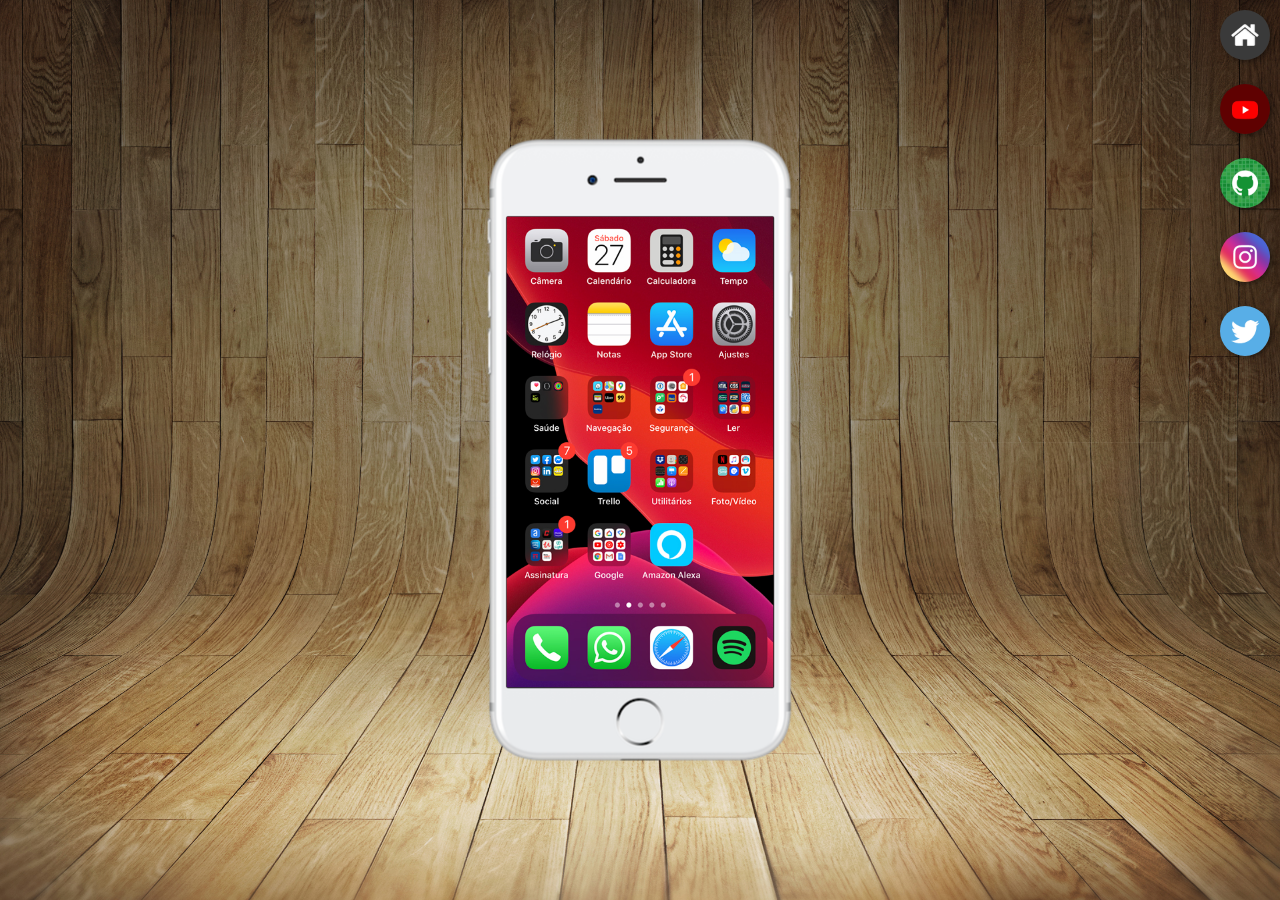
<file: index.html>
<!DOCTYPE html>
<html lang="pt-br">
<head>
    <meta charset="UTF-8">
    <meta name="viewport" content="width=device-width, initial-scale=1.0">
    <title>Projeto Redes Sociais</title>
    <link rel="shortcut icon" href="imagens/favicon.ico" type="image/x-icon">
    <link rel="stylesheet" href="../estilos/style.css">
</head>
<body>
    <main>
        <section id="telefone">
            <iframe src="paginas-extras/home.html" name="tela" id="tela" frameborder="0"> Seu navegador não é compativel com isso.</iframe>
    </section>
        
        <section id="social-fundo">
            <a href="paginas-extras/home.html" target="tela" class="inicio"><img src="imagens/logo-home.jpg" alt="Logo de casa"></a><br>

            <a href="paginas-extras/youtube.html" target="tela" class="inicio"><img src="imagens/logo-youtube.jpg" alt="Logo do youtube"></a><br>

            <a href="paginas-extras/github.html" target="tela" class="inicio"><img src="imagens/logo-github.jpg" alt="Logo do GitHub"></a><br>

            <a href="paginas-extras/intagram.html" target="tela" class="inicio"><img src="imagens/logo-instagram.jpg" alt="Logo do Instagram"></a><br>

            <a href="paginas-extras/X.html" target="tela" class="inicio"><img src="imagens/logo-twitter.jpg" alt="Logo do X"></a><br>
        </section>
    </main>
</body>
</html>
</file>
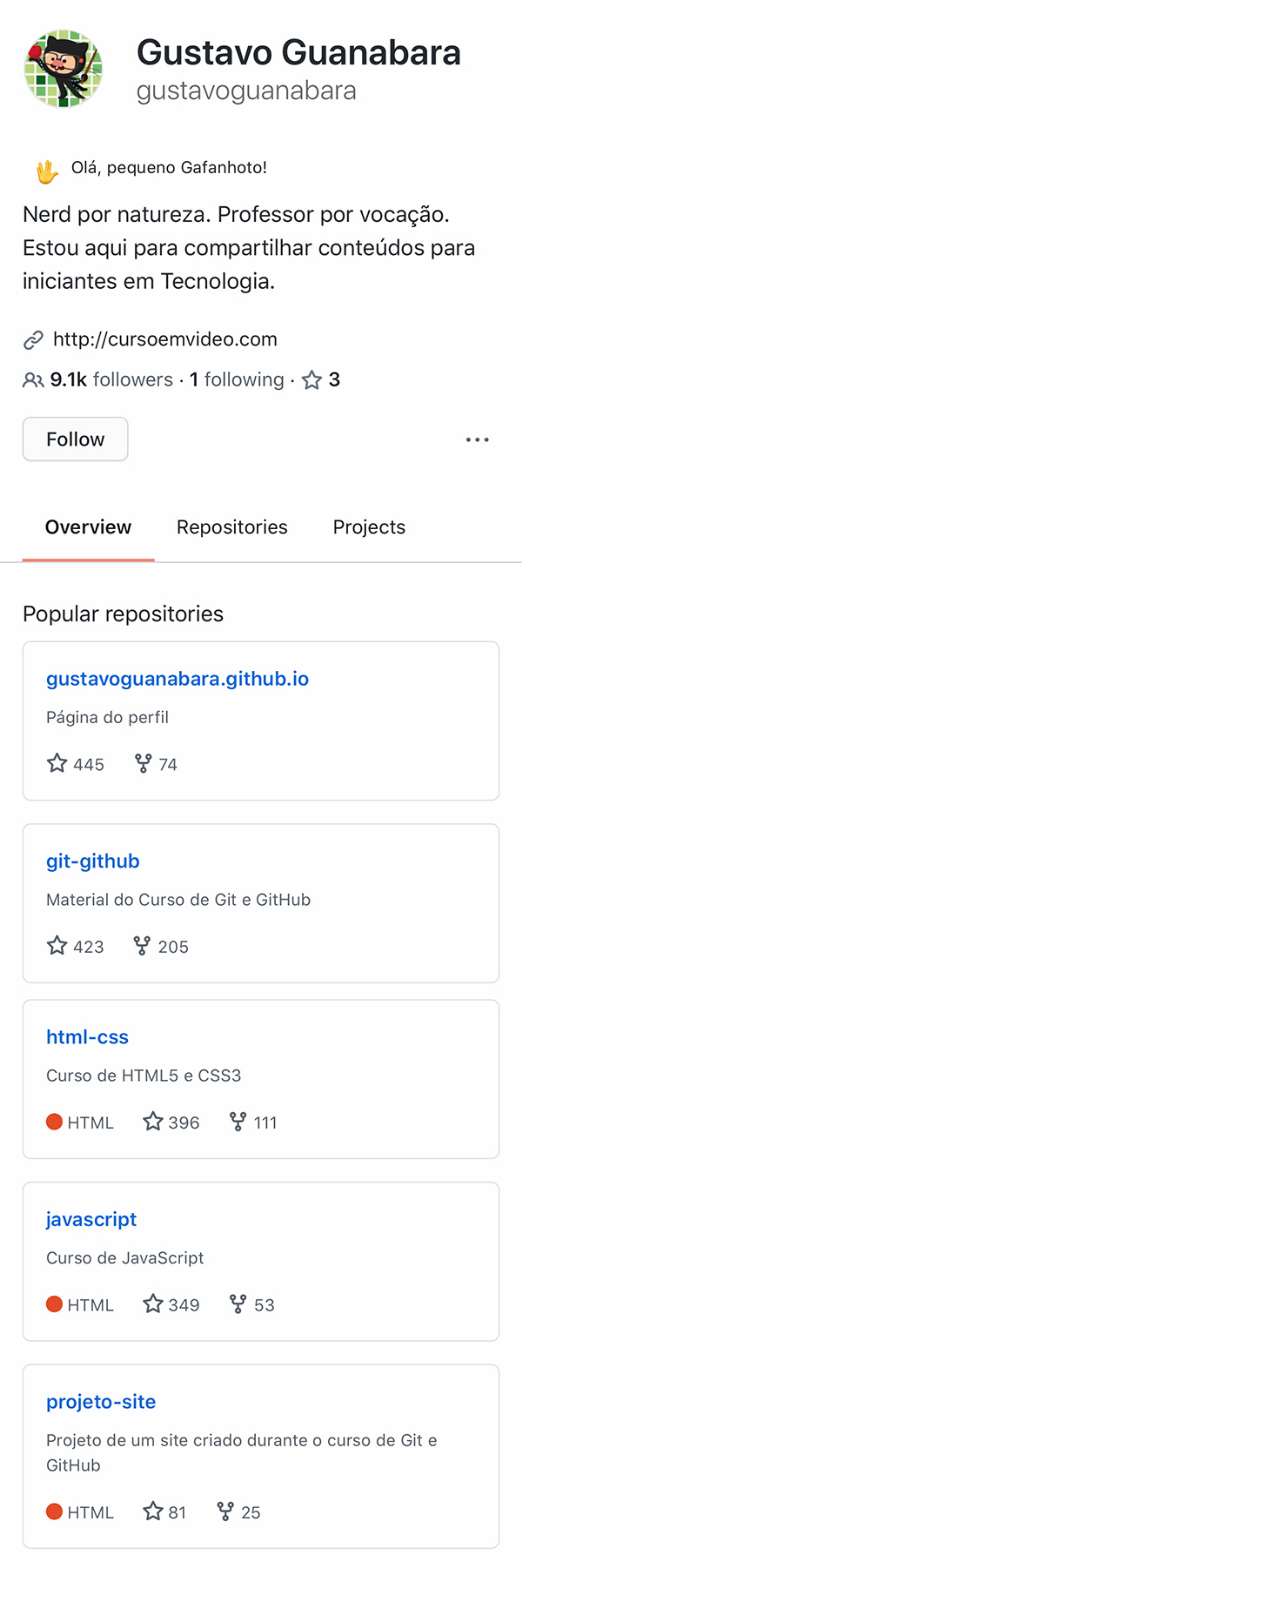
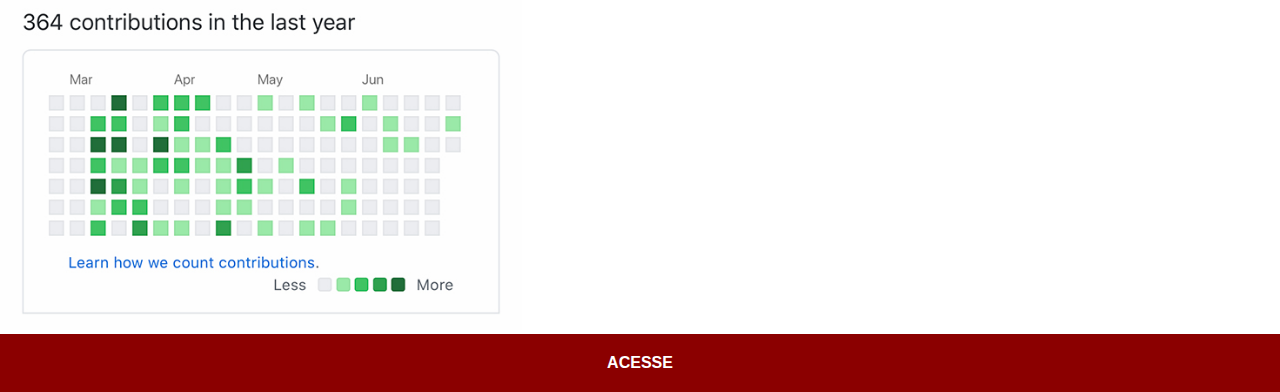
<file: paginas-extras/github.html>
<!DOCTYPE html>
<html lang="pt-br">
<head>
    <meta charset="UTF-8">
    <meta name="viewport" content="width=device-width, initial-scale=1.0">
    <title>GitHub</title>
    <link rel="stylesheet" href="../estilos/social.css">

</head>
<body>
    <img src="../imagens/tela-github.jpg" alt="GitHub">
    <a href="https://github.com/kauadfts/" target="_blank">ACESSE</a>
</body>
</html>
</file>
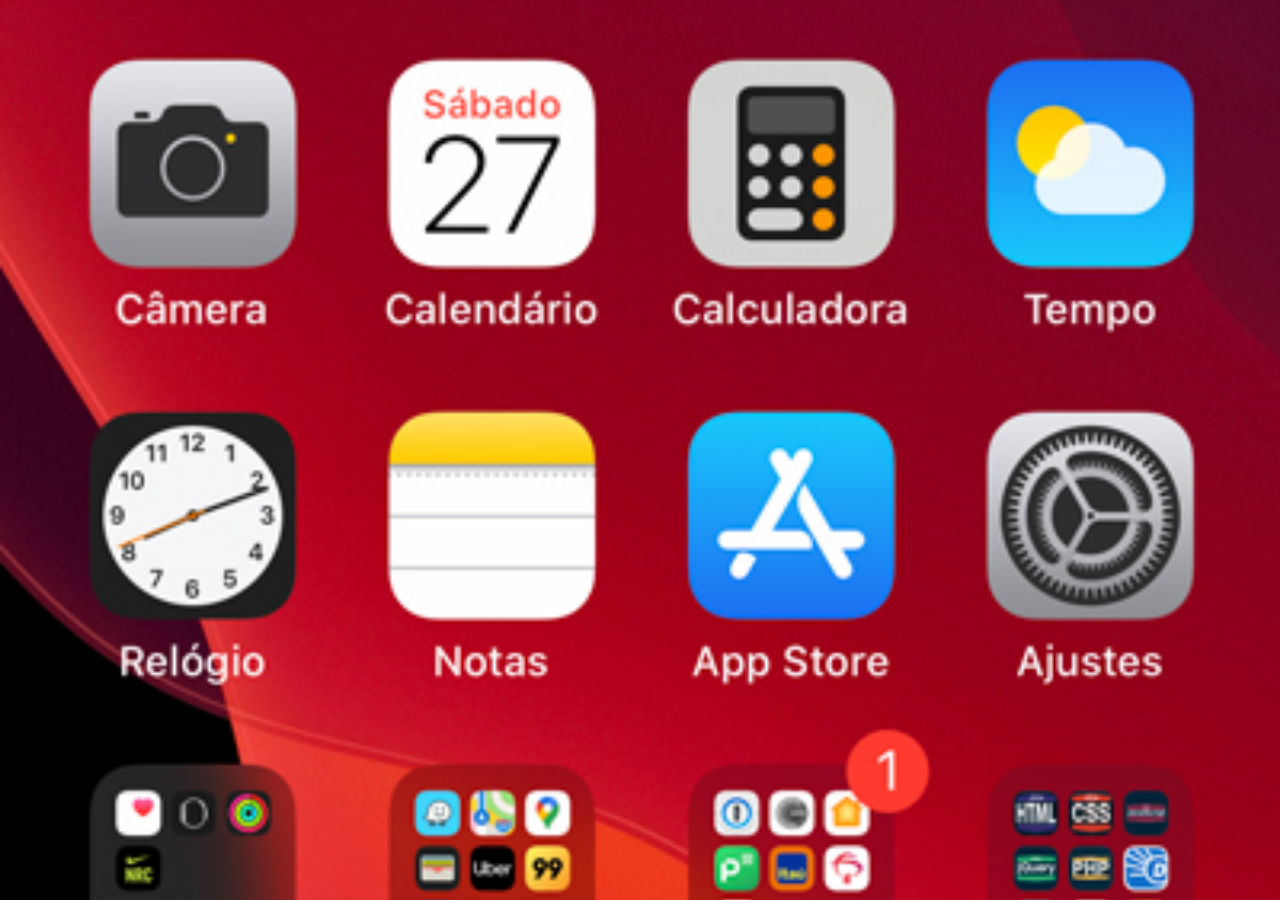
<file: paginas-extras/home.html>
<!DOCTYPE html>
<html lang="pt-br">
<head>
    <meta charset="UTF-8">
    <meta name="viewport" content="width=device-width, initial-scale=1.0">
    <title>Home</title>
</head>
<style>
    *{
        margin: 0px;
        padding: 0px;
        font-family: Arial, Helvetica, sans-serif;
    }
    body{
        width: 100vh;
        height: 100vh;
        background: black url(../imagens/tela-home.jpg) no-repeat;
        background-size: cover;
        background-attachment: fixed;
        overflow: hidden;
    }
</style>
<body>
    
</body>
</html>
</file>
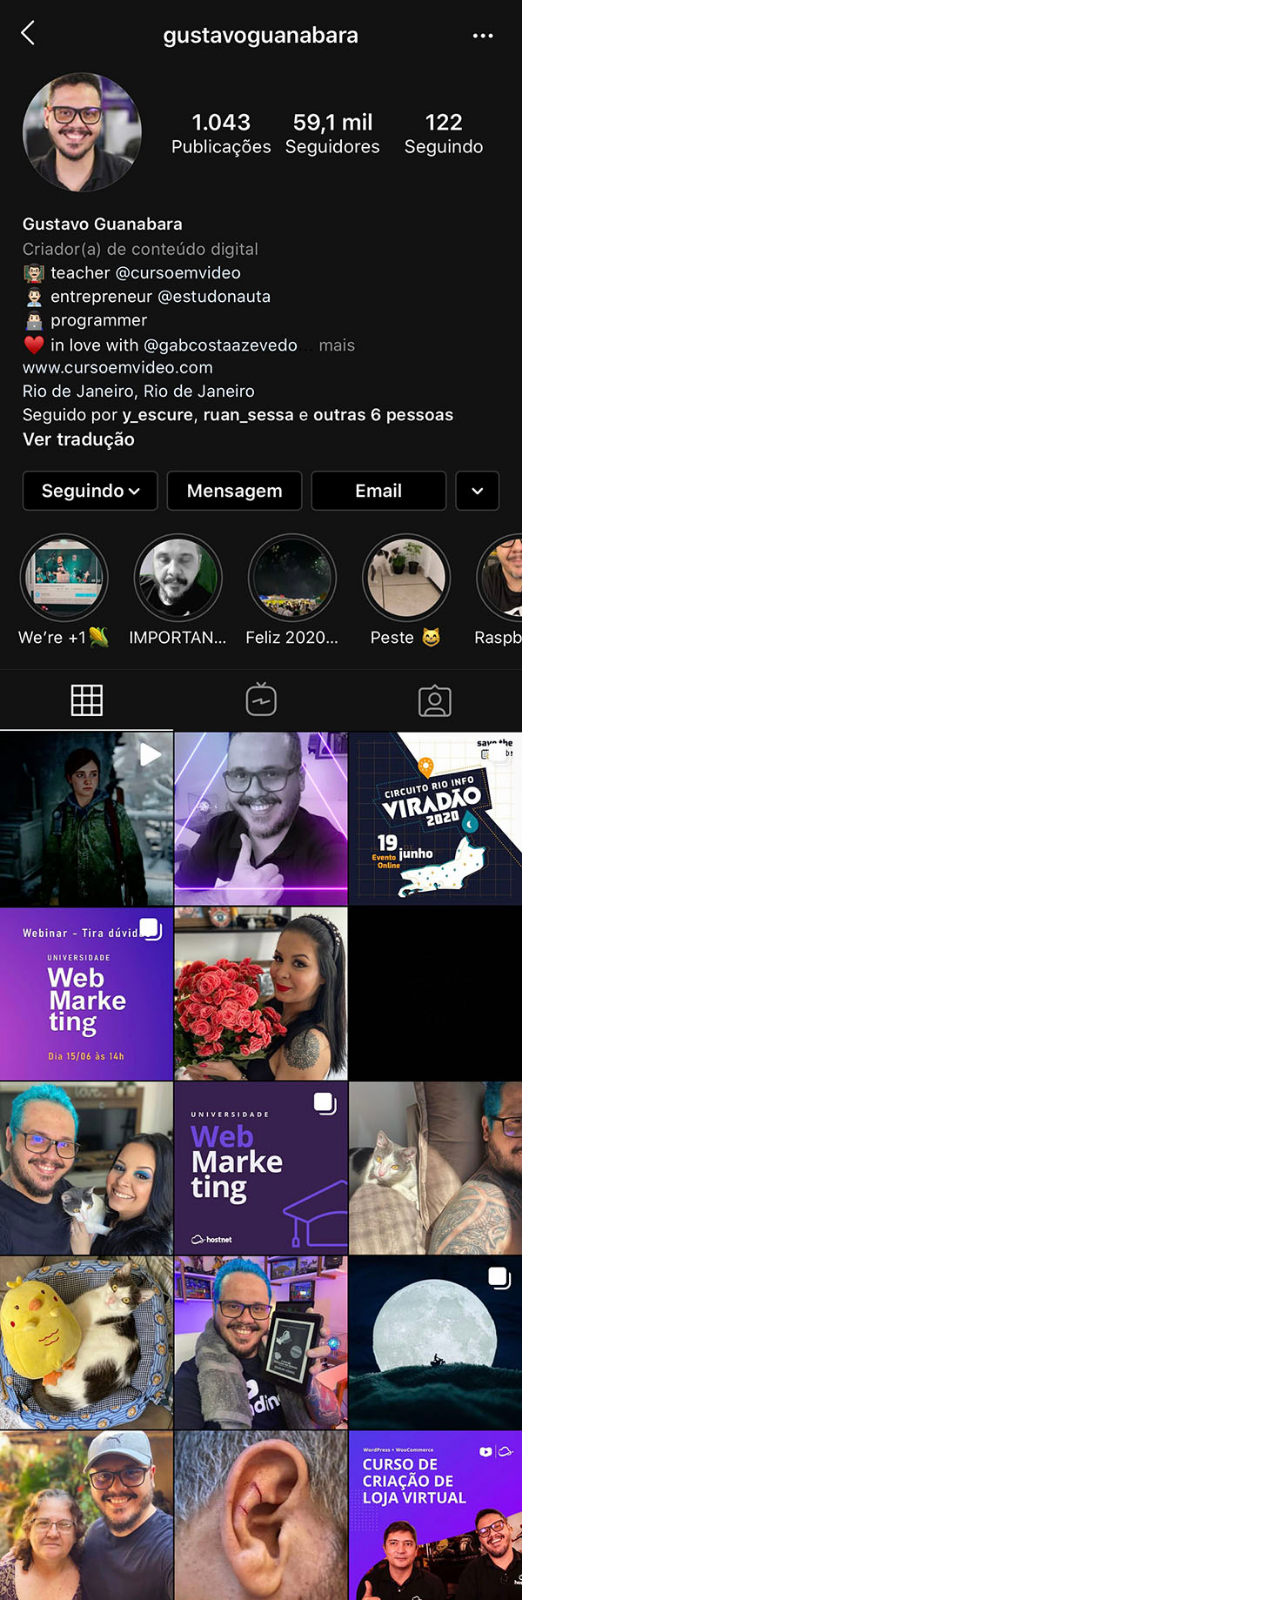
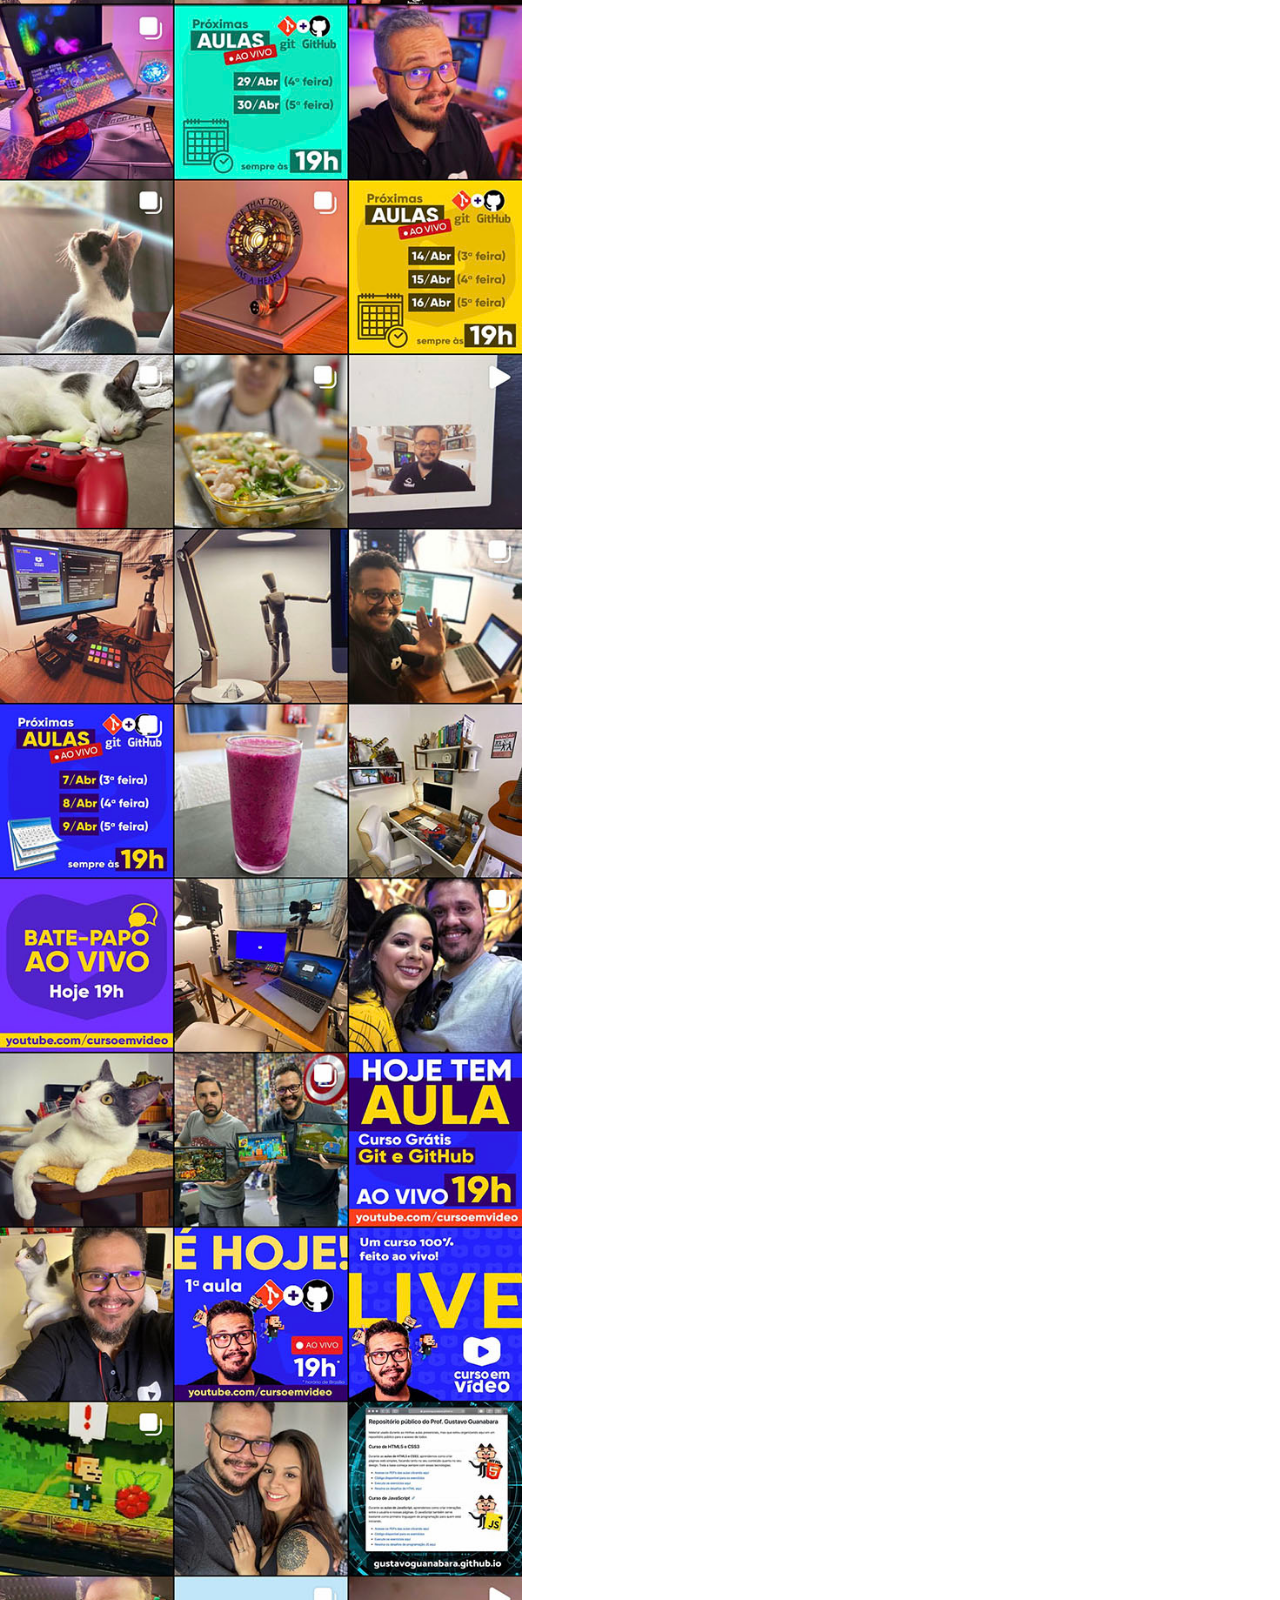
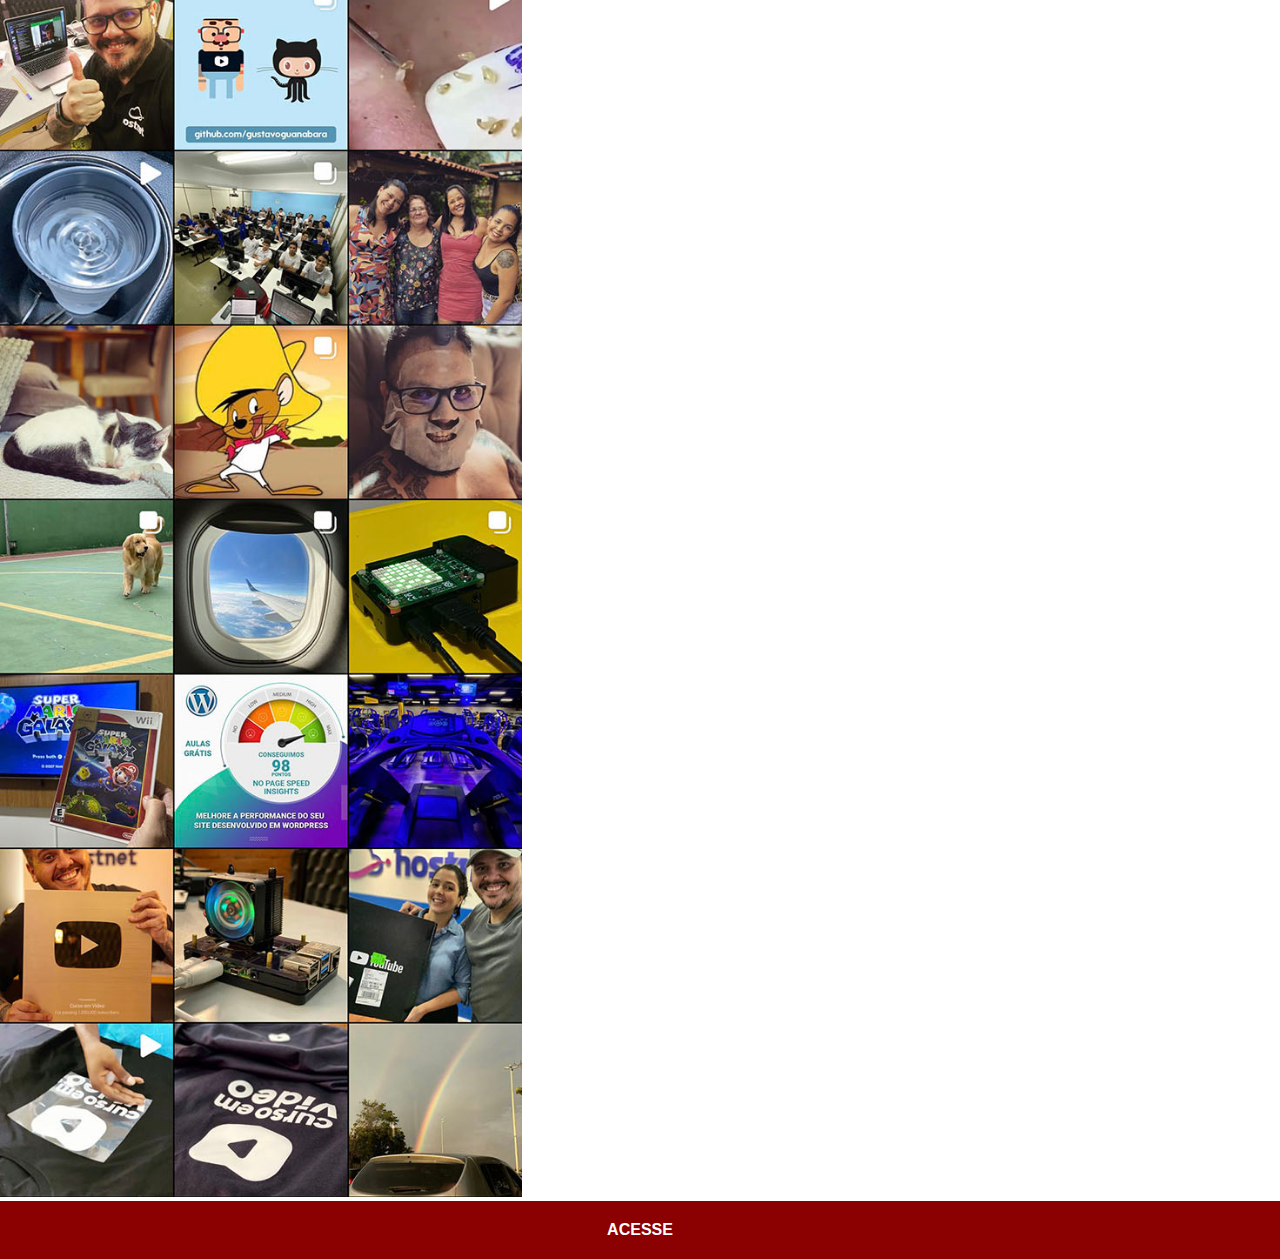
<file: paginas-extras/intagram.html>
<!DOCTYPE html>
<html lang="pt-br">
<head>
    <meta charset="UTF-8">
    <meta name="viewport" content="width=device-width, initial-scale=1.0">
    <title>Home</title>
    <link rel="stylesheet" href="../estilos/social.css">
</head>
<body>
    <img src="../imagens/tela-instagram.jpg" alt="Instagram">
    <a href="https://www.instagram.com/kauadfts/" target="_blank">ACESSE</a>
</body>
</html>
</file>
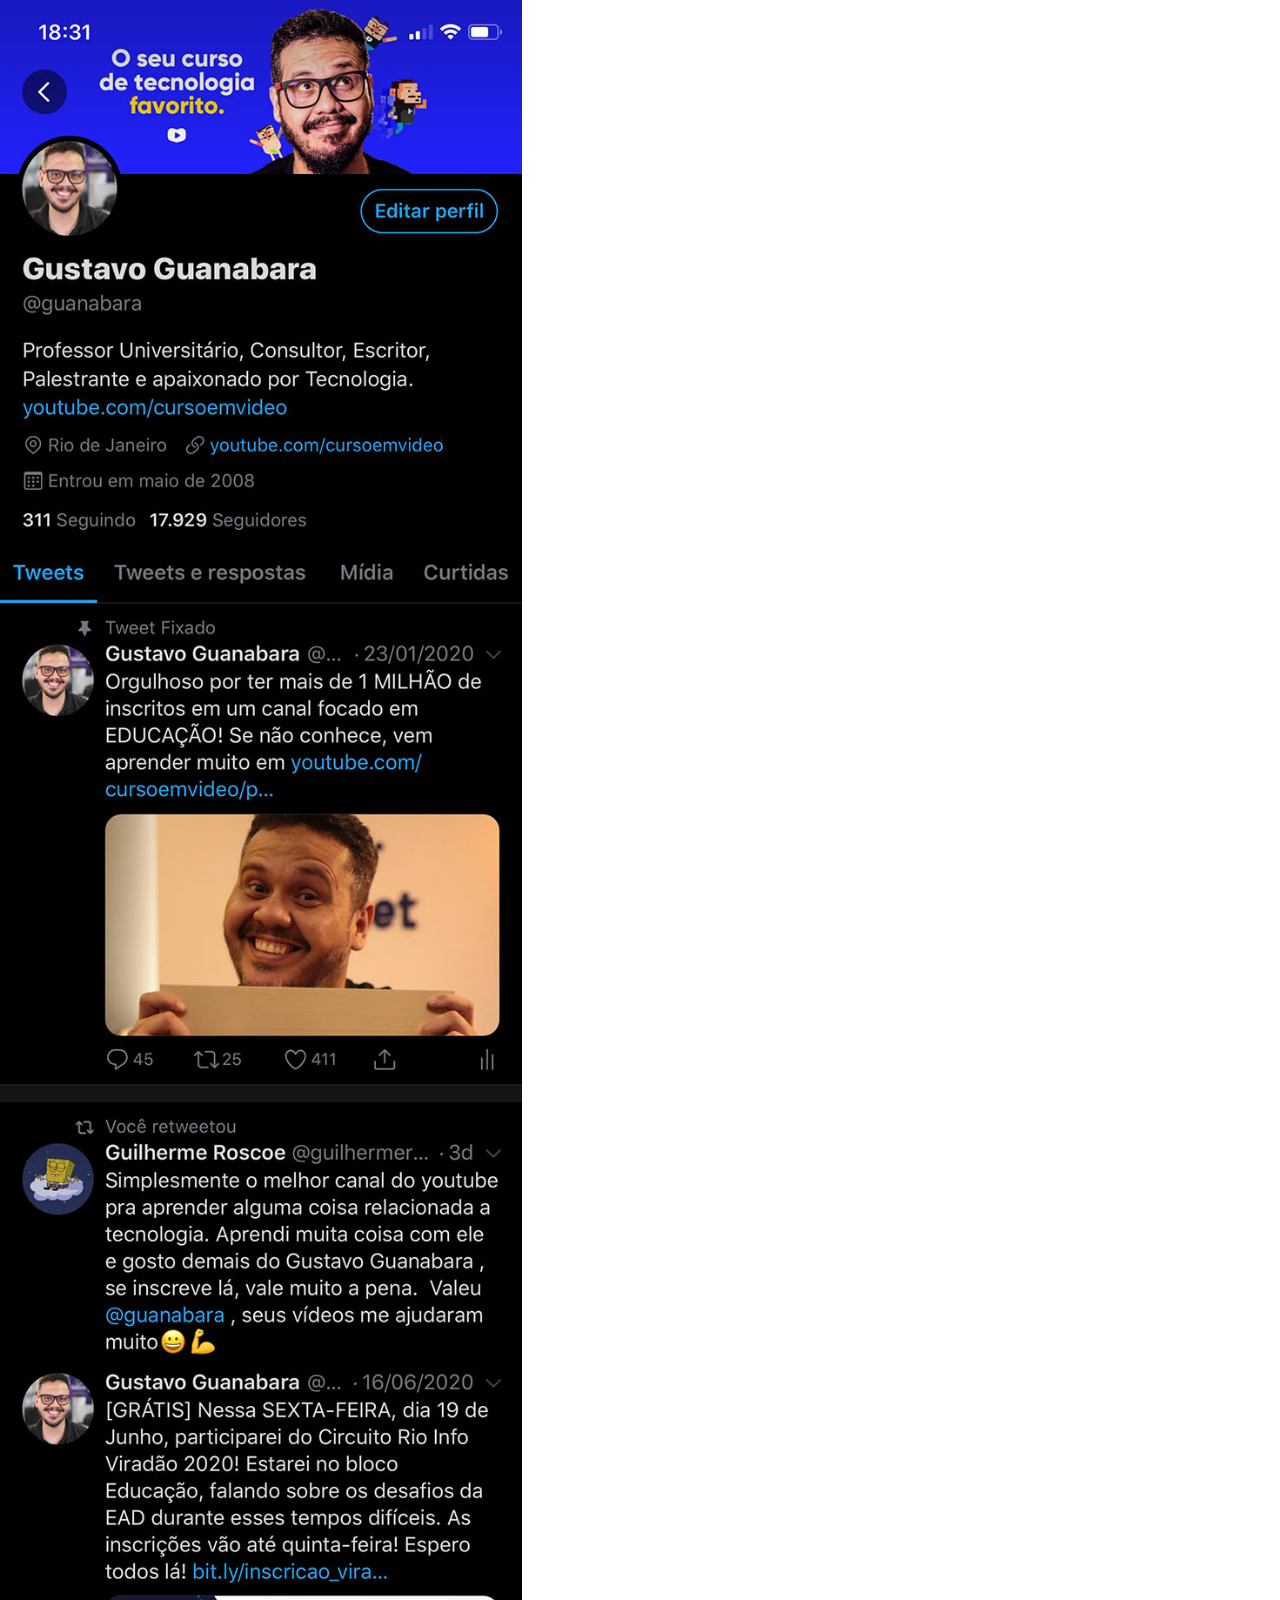
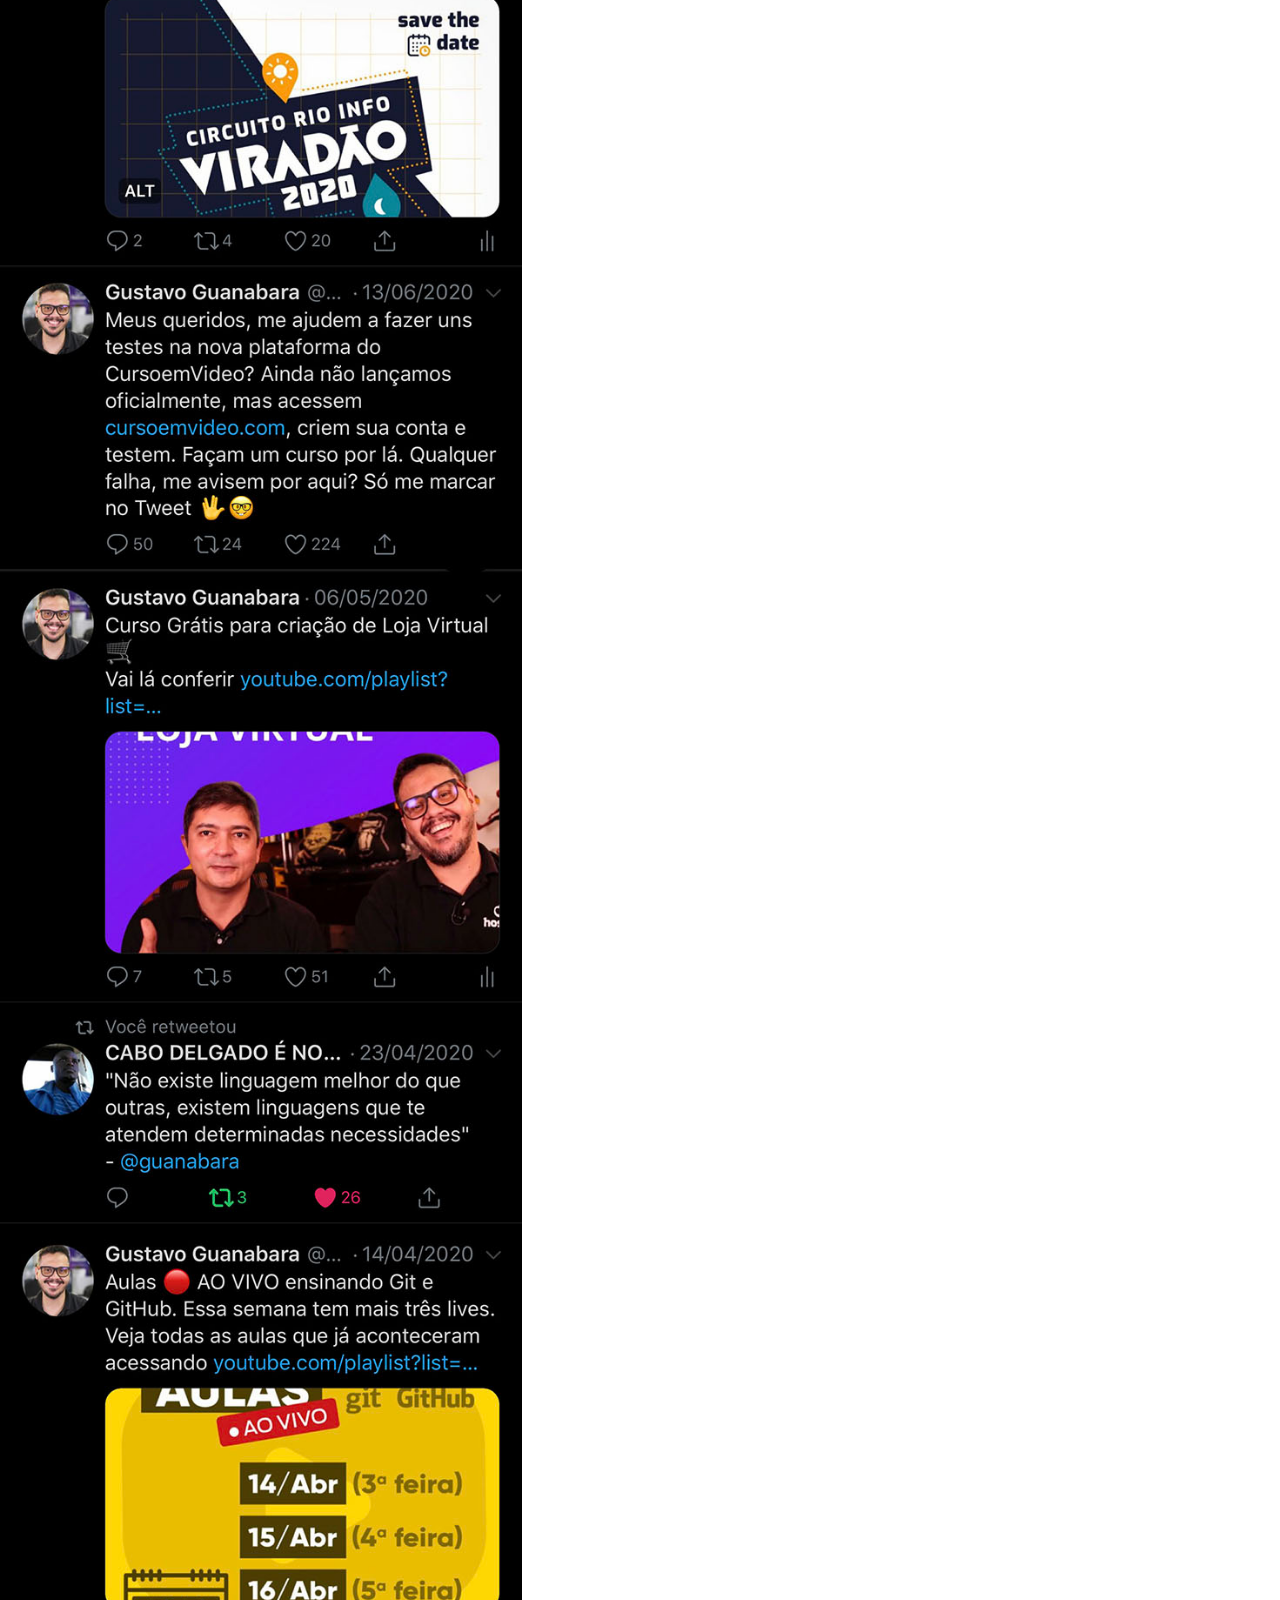
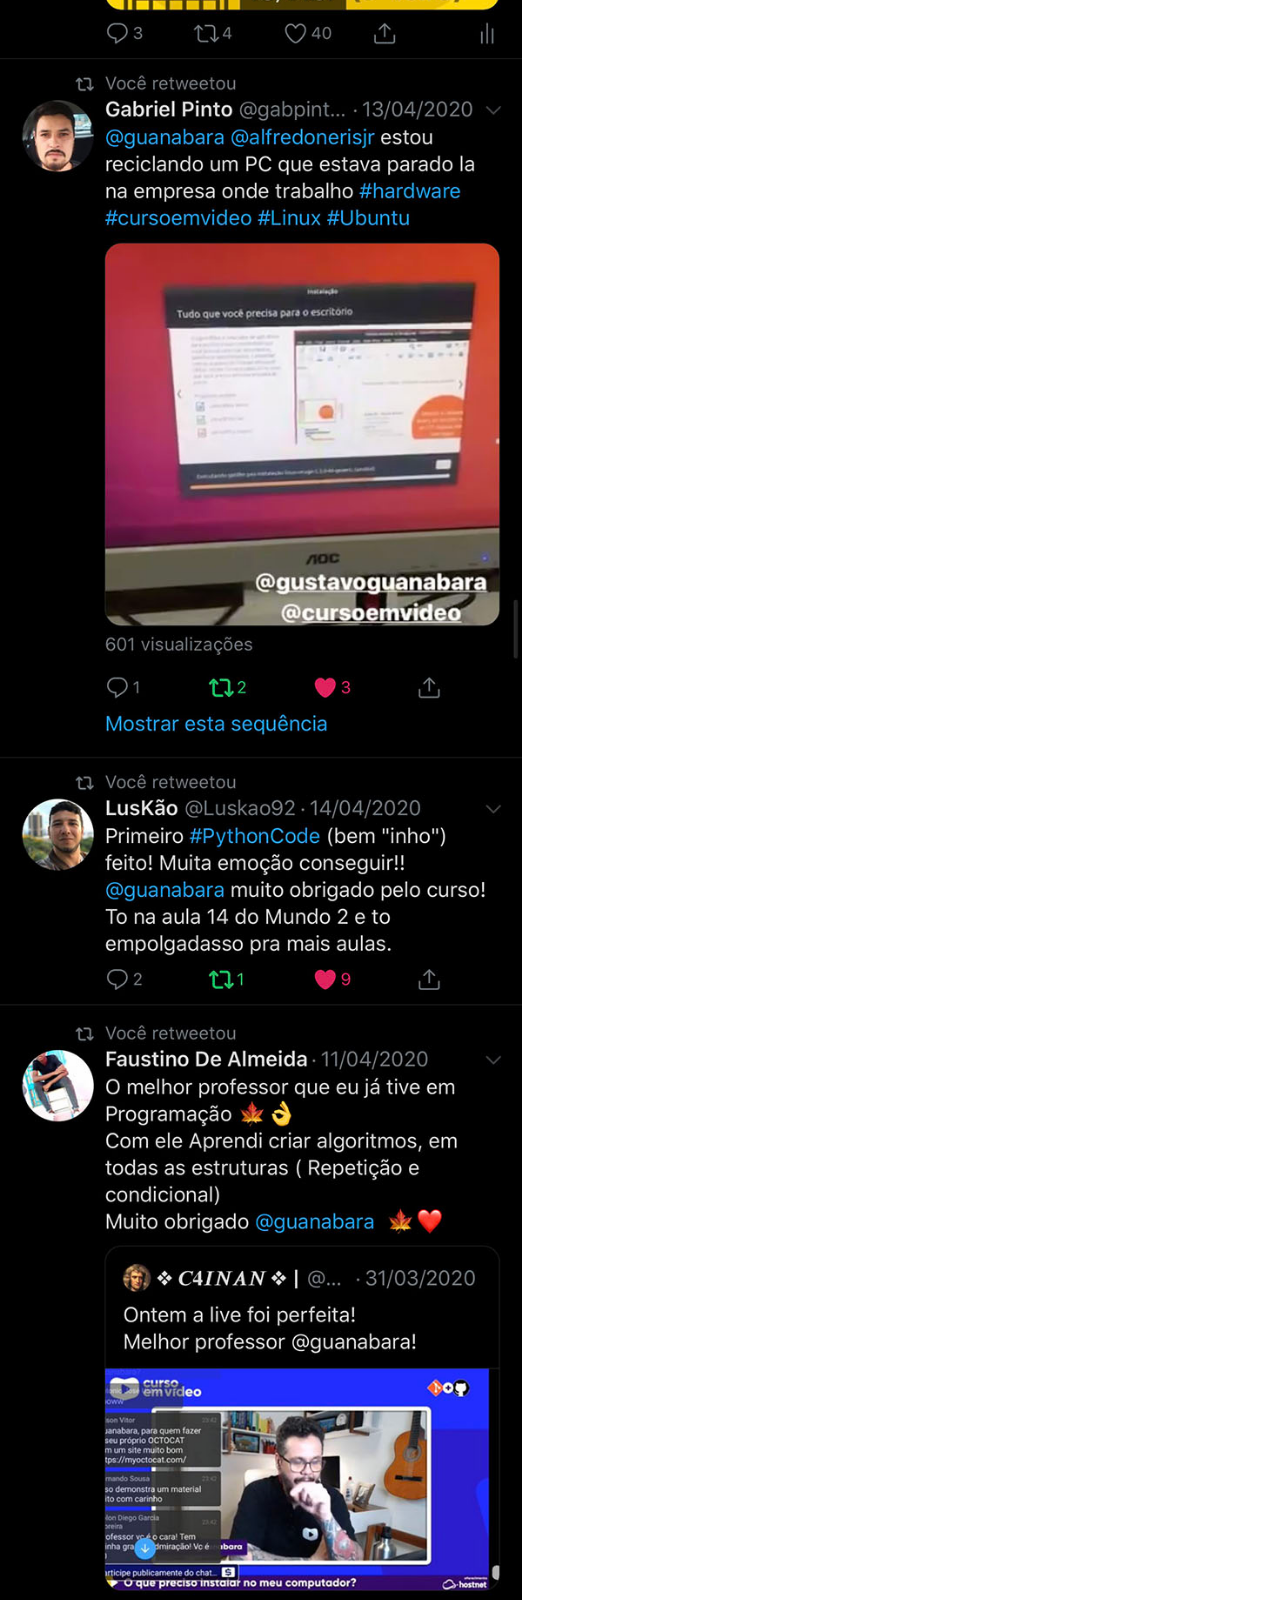
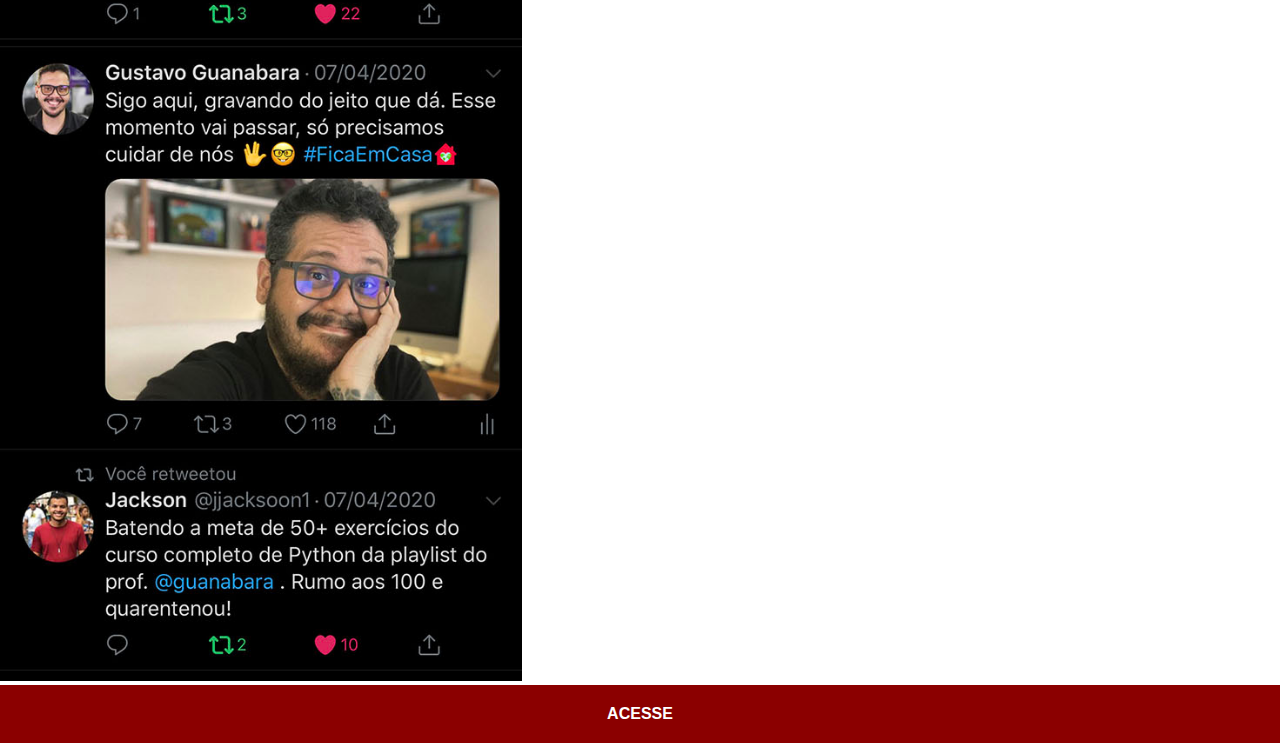
<file: paginas-extras/X.html>
<!DOCTYPE html>
<html lang="pt-br">
<head>
    <meta charset="UTF-8">
    <meta name="viewport" content="width=device-width, initial-scale=1.0">
    <title>X</title>
    <link rel="stylesheet" href="../estilos/social.css">
</head>
<body>
    <img src="../imagens/tela-twitter.jpg"X">
    <a href="https://x.com/nobody15673271" target="_blank">ACESSE</a>
</body>
</html>
</file>
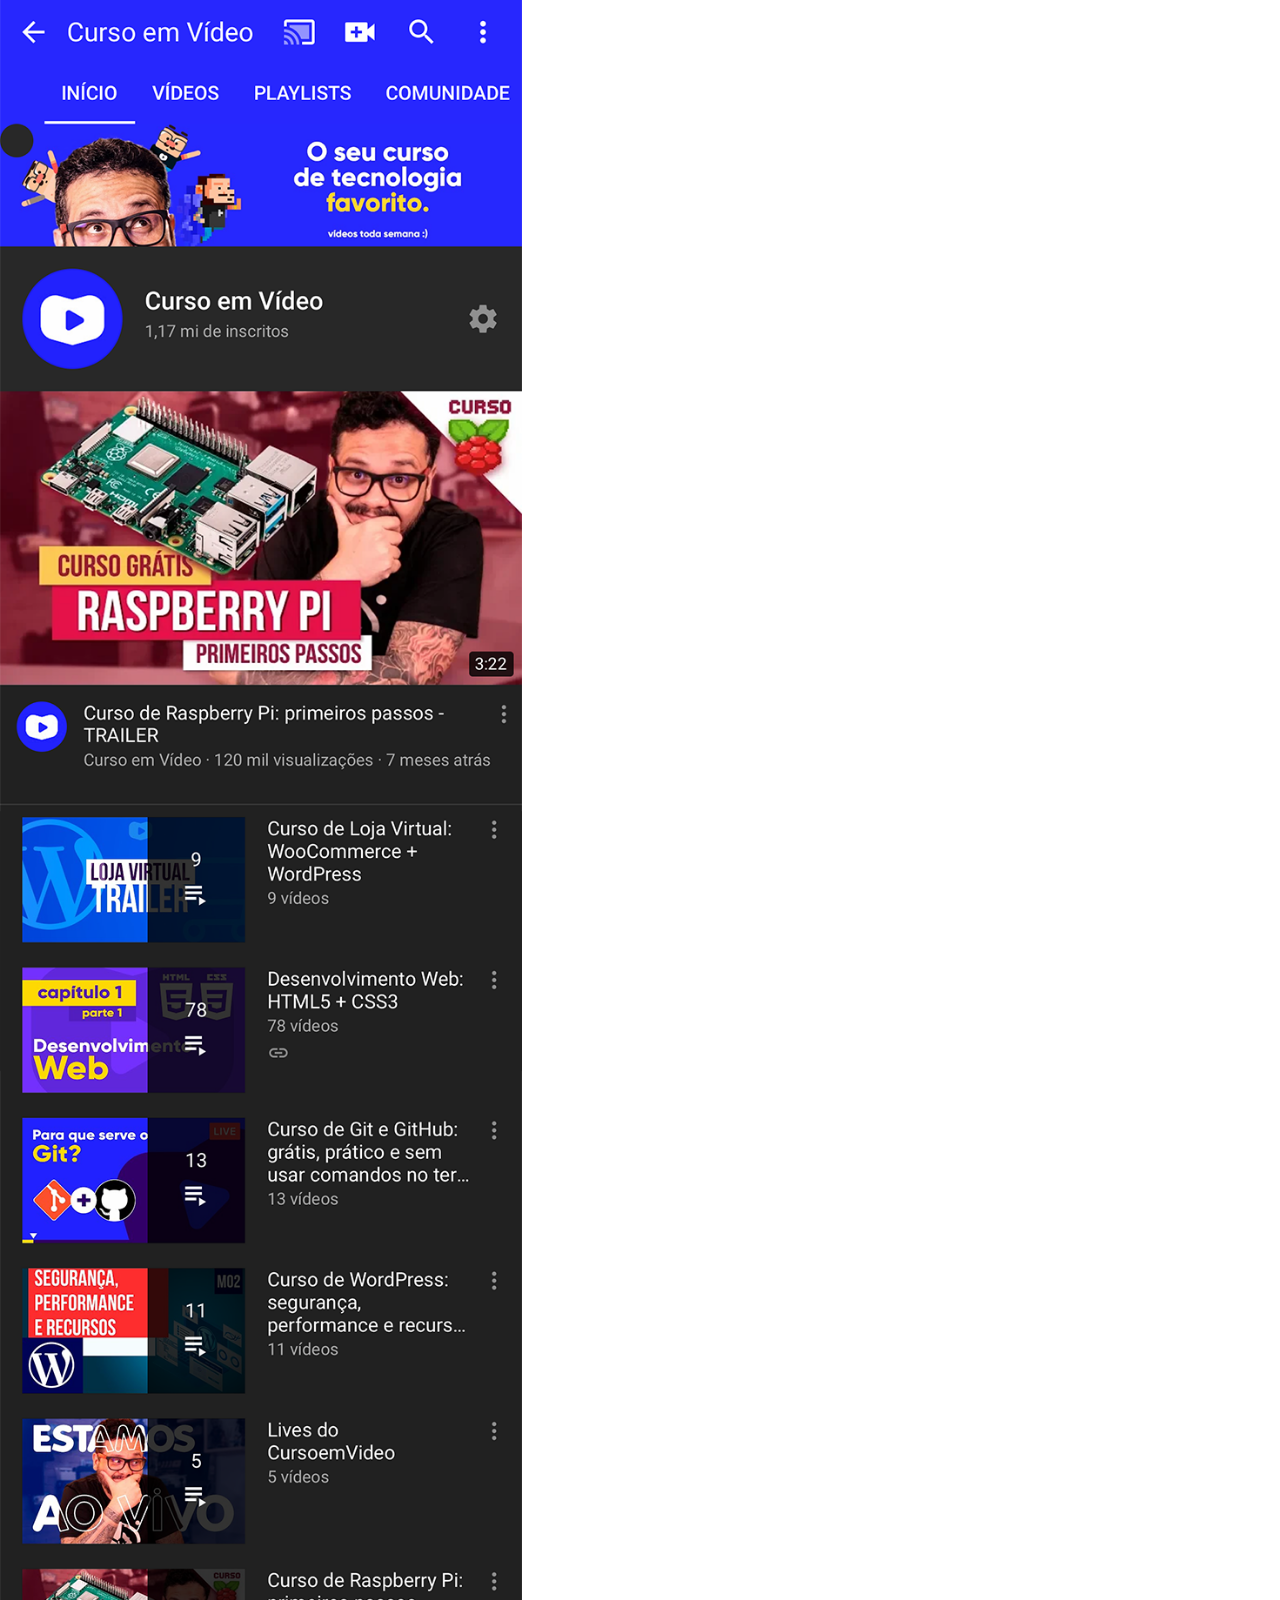
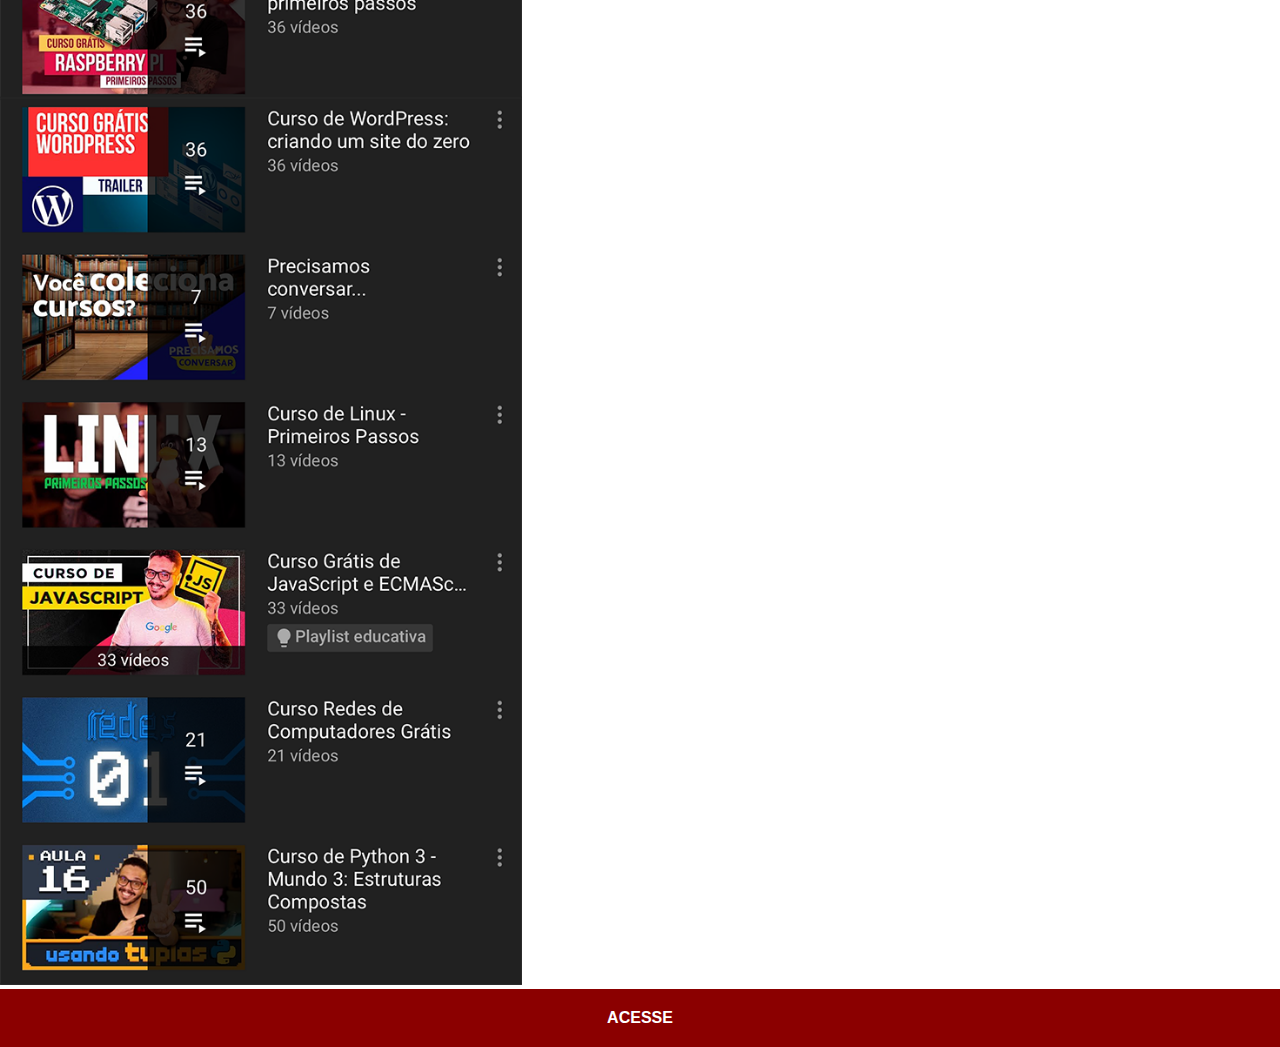
<file: paginas-extras/youtube.html>
<!DOCTYPE html>
<html lang="pt-br">
<head>
    <meta charset="UTF-8">
    <meta name="viewport" content="width=device-width, initial-scale=1.0">
    <title>Youtube</title>
    <link rel="stylesheet" href="../estilos/social.css">
</head>
<body>
    <img src="../imagens/tela-youtube.png" alt="YouTube">
    <a href="https://www.youtube.com/@kaua-sh2li/videos" target="_blank">ACESSE</a>
</body>
</html>
</file>
<file: estilos/style.css>
@charset "UTF-8";

*{
    margin: 0px;
    padding: 0px;
    font-family: Arial, Helvetica, sans-serif; 
}



body{
    background-image: url(../imagens/fundo-madeira.jpg);
    background-repeat: no-repeat;
    background-position: top center;
    background-size: cover;
    background-attachment: fixed;
    overflow: hidden;
}

main{
    position: relative;
    height: 100vh;
}

section#telefone{
    position: fixed;
    top: 50%;
    left: 50%;
    transform: translate(-50%, -50%);

    width: 311px;
    height: 627px;
    background-image: url(../imagens/frame-iphone.png);
    background-repeat: no-repeat;
}

iframe#tela{
    position: relative; 
    top: 80px;
    left: 22px;
    width: 267px;
    height: 471px;
}

section#social-fundo img{
    width: 50px;
    margin: 10px;
    border-radius: 50%;
    box-shadow: 2px 2px 5px rgba(0, 0, 0, 0.411);
    box-sizing: border-box;
}

section#social-fundo img:hover{
    border: 2px solid rgba(255, 255, 255, 0.63);
    transform: translate(-3px, -3px);
    transition: transform .3s;
}

section#social-fundo{
    text-align: right;
}
</file>
<file: estilos/social.css>
@charset "UTF-8";

*{
    margin: 0px;
    padding: 0px;
    font-family: Arial, Helvetica, sans-serif;
}

::-webkit-scrollbar{
    width: 0px;
    height: 0px;
}
img{
width: 58vh;
height: auto;
} 

a{
display: block;
background-color: darkred;
padding: 20px;
text-align: center;
font-weight: bolder;
text-decoration: none;
color: white;
}
a:hover{
background-color: red;
}
</file>
